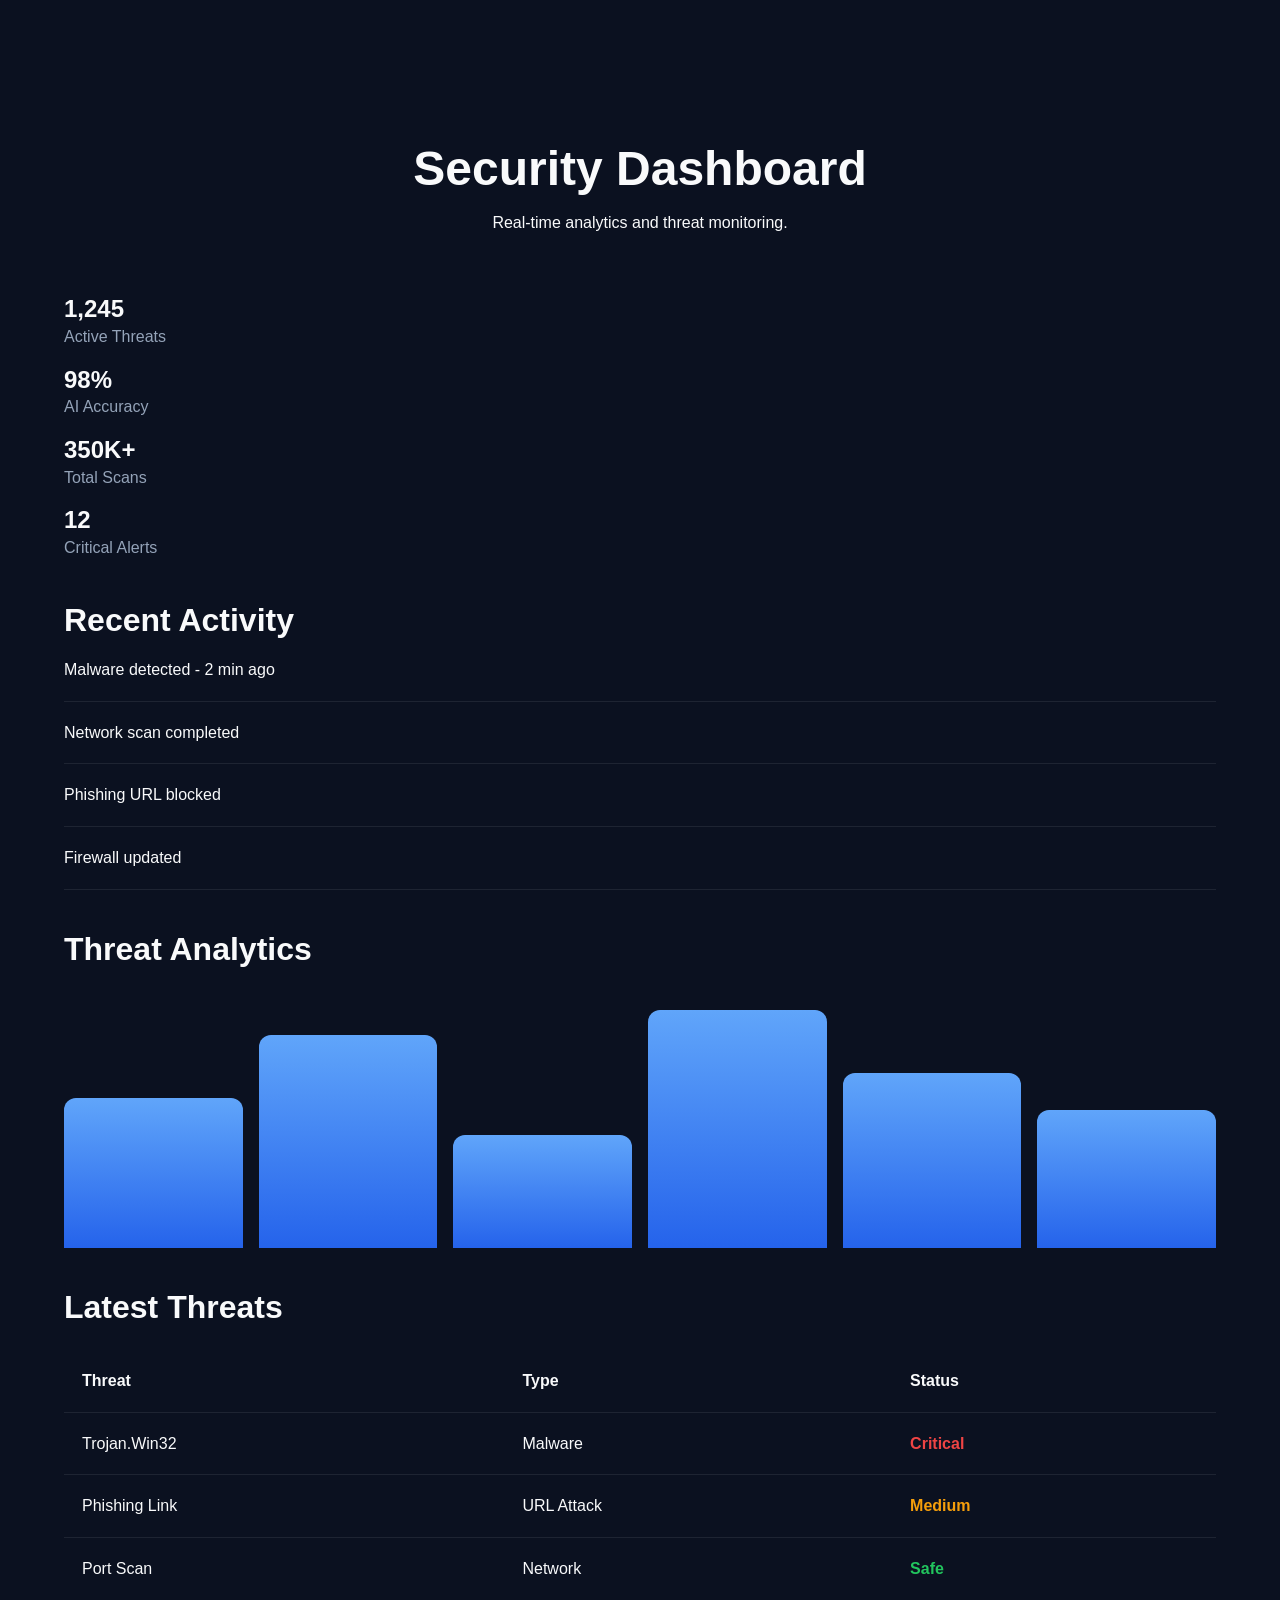
<file: src/pages/dashboard.html>
<!DOCTYPE html>
<html lang="en">
<head>
    <meta charset="UTF-8">
    <meta name="viewport" content="width=device-width, initial-scale=1.0">

    <title>Dashboard | CyberShield AI</title>

    <link rel="stylesheet" href="../css/reset.css">
    <link rel="stylesheet" href="../css/variables.css">
    <link rel="stylesheet" href="../css/typography.css">
    <link rel="stylesheet" href="../css/layout.css">
    <link rel="stylesheet" href="../css/components.css">
</head>

<body>

    <main class="dashboard-page">

        <section class="dashboard-header">

            <h1>Security Dashboard</h1>

            <p>
                Real-time analytics and threat monitoring.
            </p>

        </section>

        <section class="stats-grid">

            <div class="card">
                <h3>1,245</h3>
                <p>Active Threats</p>
            </div>

            <div class="card">
                <h3>98%</h3>
                <p>AI Accuracy</p>
            </div>

            <div class="card">
                <h3>350K+</h3>
                <p>Total Scans</p>
            </div>

            <div class="card">
                <h3>12</h3>
                <p>Critical Alerts</p>
            </div>

        </section>

        <section class="dashboard-panel">

            <div class="card">

                <h2>Recent Activity</h2>

                <ul>

                    <li>Malware detected - 2 min ago</li>

                    <li>Network scan completed</li>

                    <li>Phishing URL blocked</li>

                    <li>Firewall updated</li>

                </ul>

            </div>

        </section>

        <section class="dashboard-chart">

    <div class="card">

        <h2>Threat Analytics</h2>

        <div class="chart">

            <div class="bar" style="height: 60%;"></div>

            <div class="bar" style="height: 85%;"></div>

            <div class="bar" style="height: 45%;"></div>

            <div class="bar" style="height: 95%;"></div>

            <div class="bar" style="height: 70%;"></div>

            <div class="bar" style="height: 55%;"></div>

        </div>

    </div>

</section>

<section class="threats-table-section">

    <div class="card">

        <h2>Latest Threats</h2>

        <table class="threats-table">

            <thead>

                <tr>
                    <th>Threat</th>
                    <th>Type</th>
                    <th>Status</th>
                </tr>

            </thead>

            <tbody>

                <tr>
                    <td>Trojan.Win32</td>
                    <td>Malware</td>
                    <td class="critical">Critical</td>
                </tr>

                <tr>
                    <td>Phishing Link</td>
                    <td>URL Attack</td>
                    <td class="medium">Medium</td>
                </tr>

                <tr>
                    <td>Port Scan</td>
                    <td>Network</td>
                    <td class="safe">Safe</td>
                </tr>

            </tbody>

        </table>

    </div>

</section>

    </main>

</body>
</html>
</file>
<file: src/css/variables.css>
:root {
  /* ==========================================
     COLORS
  ========================================== */

  --color-primary: #3b82f6;
  --color-primary-hover: #2563eb;

  --color-success: #22c55e;
  --color-warning: #f59e0b;
  --color-danger: #ef4444;

  --color-background: #0b1120;
  --color-surface: #111827;
  --color-surface-light: #1f2937;

  --color-border: rgba(255, 255, 255, 0.08);

  --color-text: #f9fafb;
  --color-text-secondary: #94a3b8;

  /* ==========================================
     TYPOGRAPHY
  ========================================== */

  --font-family: "Inter", sans-serif;

  --font-size-xs: 0.75rem;
  --font-size-sm: 0.875rem;
  --font-size-md: 1rem;
  --font-size-lg: 1.25rem;
  --font-size-xl: 1.5rem;
  --font-size-2xl: 2rem;
  --font-size-3xl: 3rem;

  /* ==========================================
     SPACING
  ========================================== */

  --space-1: 4px;
  --space-2: 8px;
  --space-3: 12px;
  --space-4: 16px;
  --space-5: 20px;
  --space-6: 24px;
  --space-8: 32px;
  --space-10: 40px;
  --space-12: 48px;

  /* ==========================================
     BORDER RADIUS
  ========================================== */

  --radius-sm: 6px;
  --radius-md: 10px;
  --radius-lg: 16px;
  --radius-xl: 24px;

  /* ==========================================
     SHADOWS
  ========================================== */

  --shadow-sm: 0 2px 8px rgba(0,0,0,.2);

  --shadow-md: 0 8px 24px rgba(0,0,0,.35);

  --shadow-lg: 0 20px 60px rgba(0,0,0,.45);

  /* ==========================================
     TRANSITIONS
  ========================================== */

  --transition-fast: .2s ease;

  --transition-normal: .3s ease;

  --transition-slow: .5s ease;

  /* ==========================================
     CONTAINER
  ========================================== */

  --container-width: 1200px;
}
</file>
<file: src/css/typography.css>
/* ==========================================
   TYPOGRAPHY
========================================== */

body {
  font-family: var(--font-family);
  font-size: var(--font-size-md);
  line-height: 1.6;
  font-weight: 400;
}

h1,
h2,
h3,
h4,
h5,
h6 {
  color: var(--color-text);
  font-weight: 700;
  line-height: 1.2;
}

h1 {
  font-size: var(--font-size-3xl);
}

h2 {
  font-size: var(--font-size-2xl);
}

h3 {
  font-size: var(--font-size-xl);
}

h4 {
  font-size: var(--font-size-lg);
}

p {
  color: var(--color-text-secondary);
  margin-bottom: var(--space-4);
}

small {
  font-size: var(--font-size-sm);
}

strong {
  font-weight: 700;
}

.text-center {
  text-align: center;
}

.text-muted {
  color: var(--color-text-secondary);
}
</file>
<file: src/css/layout.css>
.hero {
    position: relative;
    overflow: hidden;

    min-height: 85vh;

    display: flex;
    justify-content: center;
    align-items: center;

    padding: 140px 40px 80px;

    text-align: center;
}

.hero-content {
    max-width: 850px;
}

.hero::before {
    content: "";

    position: absolute;

    width: 700px;
    height: 700px;

    background: radial-gradient(
        circle,
        rgba(59, 130, 246, 0.18),
        transparent 70%
    );

    top: 50%;
    left: 50%;

    transform: translate(-50%, -50%);

    z-index: -1;

    filter: blur(90px);
}

.dashboard-page {
    max-width: 1200px;

    margin: 0 auto;

    padding: 140px 24px;
}

.dashboard-header {
    text-align: center;

    margin-bottom: 60px;
}

.dashboard-header h1 {
    font-size: 48px;

    margin-bottom: 12px;
}

.dashboard-header p {
    color: var(--color-text-muted);
}

.dashboard-panel {
    margin-top: 40px;
}

.dashboard-panel ul {
    list-style: none;
}

.dashboard-panel li {
    padding: 18px 0;

    border-bottom: 1px solid var(--color-border);
}
</file>
<file: src/css/components.css>
.hero-badge {
    display: inline-block;

    padding: 10px 18px;

    margin-bottom: var(--space-5);

    border: 1px solid var(--color-border);

    border-radius: 999px;

    color: var(--color-primary);

    background: rgba(59, 130, 246, 0.08);
}

.hero-description {
    max-width: 650px;

    margin: 24px auto;

    font-size: var(--font-size-lg);
}

.hero-buttons {
    display: flex;

    justify-content: center;

    gap: 16px;

    margin-top: 32px;
}

.btn {
    padding: 14px 24px;

    border-radius: var(--radius-md);

    transition: var(--transition-normal);

    font-weight: 600;
}

.btn-primary {
    background: var(--color-primary);

    color: white;
}

.btn-primary:hover {
    background: var(--color-primary-hover);
}

.btn-secondary {
    border: 1px solid var(--color-border);

    color: var(--color-text);
}

.btn-secondary:hover {
    background: var(--color-surface-light);
}
.hero h1 {
    background: linear-gradient(
        90deg,
        #ffffff,
        #60a5fa,
        #ffffff
    );

    -webkit-background-clip: text;
    -webkit-text-fill-color: transparent;

    letter-spacing: -2px;
}
.btn:hover {
    transform: translateY(-3px);

    box-shadow: 0 10px 30px rgba(59, 130, 246, 0.25);
}

.stats {
    display: flex;

    justify-content: center;

    gap: 24px;

    flex-wrap: wrap;

    margin-top: 50px;
}

.stat-card {
    min-width: 220px;

    padding: 28px;

    border: 1px solid var(--color-border);

    border-radius: 18px;

    background: rgba(255, 255, 255, 0.03);

    backdrop-filter: blur(18px);

    transition: 0.3s;
}

.stat-card:hover {
    transform: translateY(-8px);

    border-color: var(--color-primary);
}

.stat-card h2 {
    font-size: 2rem;

    margin-bottom: 10px;

    color: var(--color-primary);
}

.stat-card p {
    opacity: 0.8;
}

.features {
    padding: 120px 40px;
}

.section-header {
    text-align: center;

    margin-bottom: 60px;
}

.section-header h2 {
    font-size: 2.5rem;

    margin-bottom: 16px;
}

.features-grid {
    display: grid;

    grid-template-columns: repeat(
        auto-fit,
        minmax(280px, 1fr)
    );

    gap: 24px;

    max-width: 1200px;

    margin: 0 auto;
}

.feature-card {
    padding: 32px;

    border: 1px solid var(--color-border);

    border-radius: 20px;

    background: rgba(255, 255, 255, 0.03);

    transition: 0.3s;
}

.feature-card:hover {
    transform: translateY(-8px);

    border-color: var(--color-primary);

    box-shadow: 0 15px 40px rgba(59, 130, 246, 0.2);
}

.feature-card h3 {
    margin-bottom: 16px;

    color: var(--color-primary);
}

.preview {
    padding: 120px 40px;
}

.dashboard-preview {

    max-width: 1200px;

    margin: 0 auto;

    display: grid;

    grid-template-columns: 240px 1fr;

    gap: 24px;
}

.preview-sidebar {

    padding: 24px;

    border: 1px solid var(--color-border);

    border-radius: 20px;

    background: rgba(255,255,255,0.03);
}

.sidebar-item {

    padding: 16px;

    border-radius: 12px;

    margin-bottom: 12px;

    transition: 0.3s;
}

.sidebar-item.active {

    background: rgba(59,130,246,0.15);

    color: var(--color-primary);
}

.preview-content {

    display: grid;

    grid-template-columns: repeat(2, 1fr);

    gap: 24px;
}

.preview-card {

    padding: 28px;

    border: 1px solid var(--color-border);

    border-radius: 20px;

    background: rgba(255,255,255,0.03);
}

.preview-card span {

    font-size: 2rem;

    font-weight: bold;

    color: var(--color-primary);
}

.large-card {

    grid-column: span 2;
}

.fake-chart {

    margin-top: 24px;

    height: 180px;

    border-radius: 16px;

    background: linear-gradient(
        135deg,
        rgba(59,130,246,0.3),
        rgba(59,130,246,0.05)
    );
}
.navbar {

    position: fixed;

    top: 0;

    left: 0;

    width: 100%;

    padding: 24px 48px;

    display: flex;

    justify-content: space-between;

    align-items: center;

    backdrop-filter: blur(20px);

    background: rgba(5, 10, 25, 0.65);

    border-bottom: 1px solid var(--color-border);

    z-index: 1000;
}

.logo {

    display: flex;

    align-items: center;

    gap: 12px;
}

.logo h2 {

    font-size: 1.3rem;
}

.nav-links {

    display: flex;

    gap: 32px;
}

.nav-links a {

    color: var(--color-text);

    text-decoration: none;

    transition: 0.3s;
}

.nav-links a:hover {

    color: var(--color-primary);
}

.nav-button {

    padding: 12px 22px;

    border: none;

    border-radius: 12px;

    background: var(--color-primary);

    color: white;

    font-weight: 600;

    cursor: pointer;

    transition: 0.3s;
}

.nav-button:hover {

    transform: translateY(-2px);
}

.footer {

    padding: 80px 40px;

    border-top: 1px solid var(--color-border);

    margin-top: 120px;
}

.footer-content {

    max-width: 1200px;

    margin: 0 auto;

    text-align: center;
}

.footer-content h2 {

    margin-bottom: 16px;
}

.footer-links {

    display: flex;

    justify-content: center;

    gap: 24px;

    margin: 32px 0;
}

.footer-links a {

    color: var(--color-primary);

    text-decoration: none;

    transition: 0.3s;
}

.footer-links a:hover {

    opacity: 0.8;
}

.copyright {

    opacity: 0.6;
}

/* SCANNER PAGE */

.scanner-page {
    min-height: 100vh;

    padding: 140px 40px;

    max-width: 900px;

    margin: auto;
}

.scanner-header {
    text-align: center;

    margin-bottom: 60px;
}

.scanner-header h1 {
    font-size: 52px;

    margin: 20px 0;
}

.scanner-header p {
    color: var(--color-text-muted);
}

.scanner-card {
    display: flex;

    flex-direction: column;

    gap: 25px;

    padding: 35px;

    border: 1px solid var(--color-border);

    border-radius: 24px;

    background: rgba(255, 255, 255, 0.03);
}

.scanner-box {
    display: flex;

    flex-direction: column;

    gap: 12px;
}

.scanner-box input {
    padding: 16px;

    border: 1px solid var(--color-border);

    border-radius: 12px;

    background: rgba(255,255,255,0.05);

    color: white;
}

.scan-result {
    margin-top: 40px;

    padding: 30px;

    border: 1px solid var(--color-border);

    border-radius: 20px;

    background: rgba(255,255,255,0.03);
}

.scan-result h3 {
    margin-bottom: 15px;
}

.scan-result p {
    margin-bottom: 10px;

    color: var(--color-text-muted);
}

.dashboard-chart {
    margin-top: 40px;
}

.chart {
    display: flex;

    align-items: flex-end;

    justify-content: space-between;

    gap: 16px;

    height: 250px;

    margin-top: 30px;
}

.bar {
    flex: 1;

    border-radius: 12px 12px 0 0;

    background: linear-gradient(
        to top,
        #2563eb,
        #60a5fa
    );

    transition: 0.3s ease;
}

.bar:hover {
    transform: translateY(-10px);
}

.threats-table-section {
    margin-top: 40px;
}

.threats-table {
    width: 100%;

    margin-top: 24px;

    border-collapse: collapse;
}

.threats-table th,
.threats-table td {
    padding: 18px;

    text-align: left;

    border-bottom: 1px solid var(--color-border);
}

.critical {
    color: #ef4444;
    font-weight: bold;
}

.medium {
    color: #f59e0b;
    font-weight: bold;
}

.safe {
    color: #22c55e;
    font-weight: bold;
}
</file>
